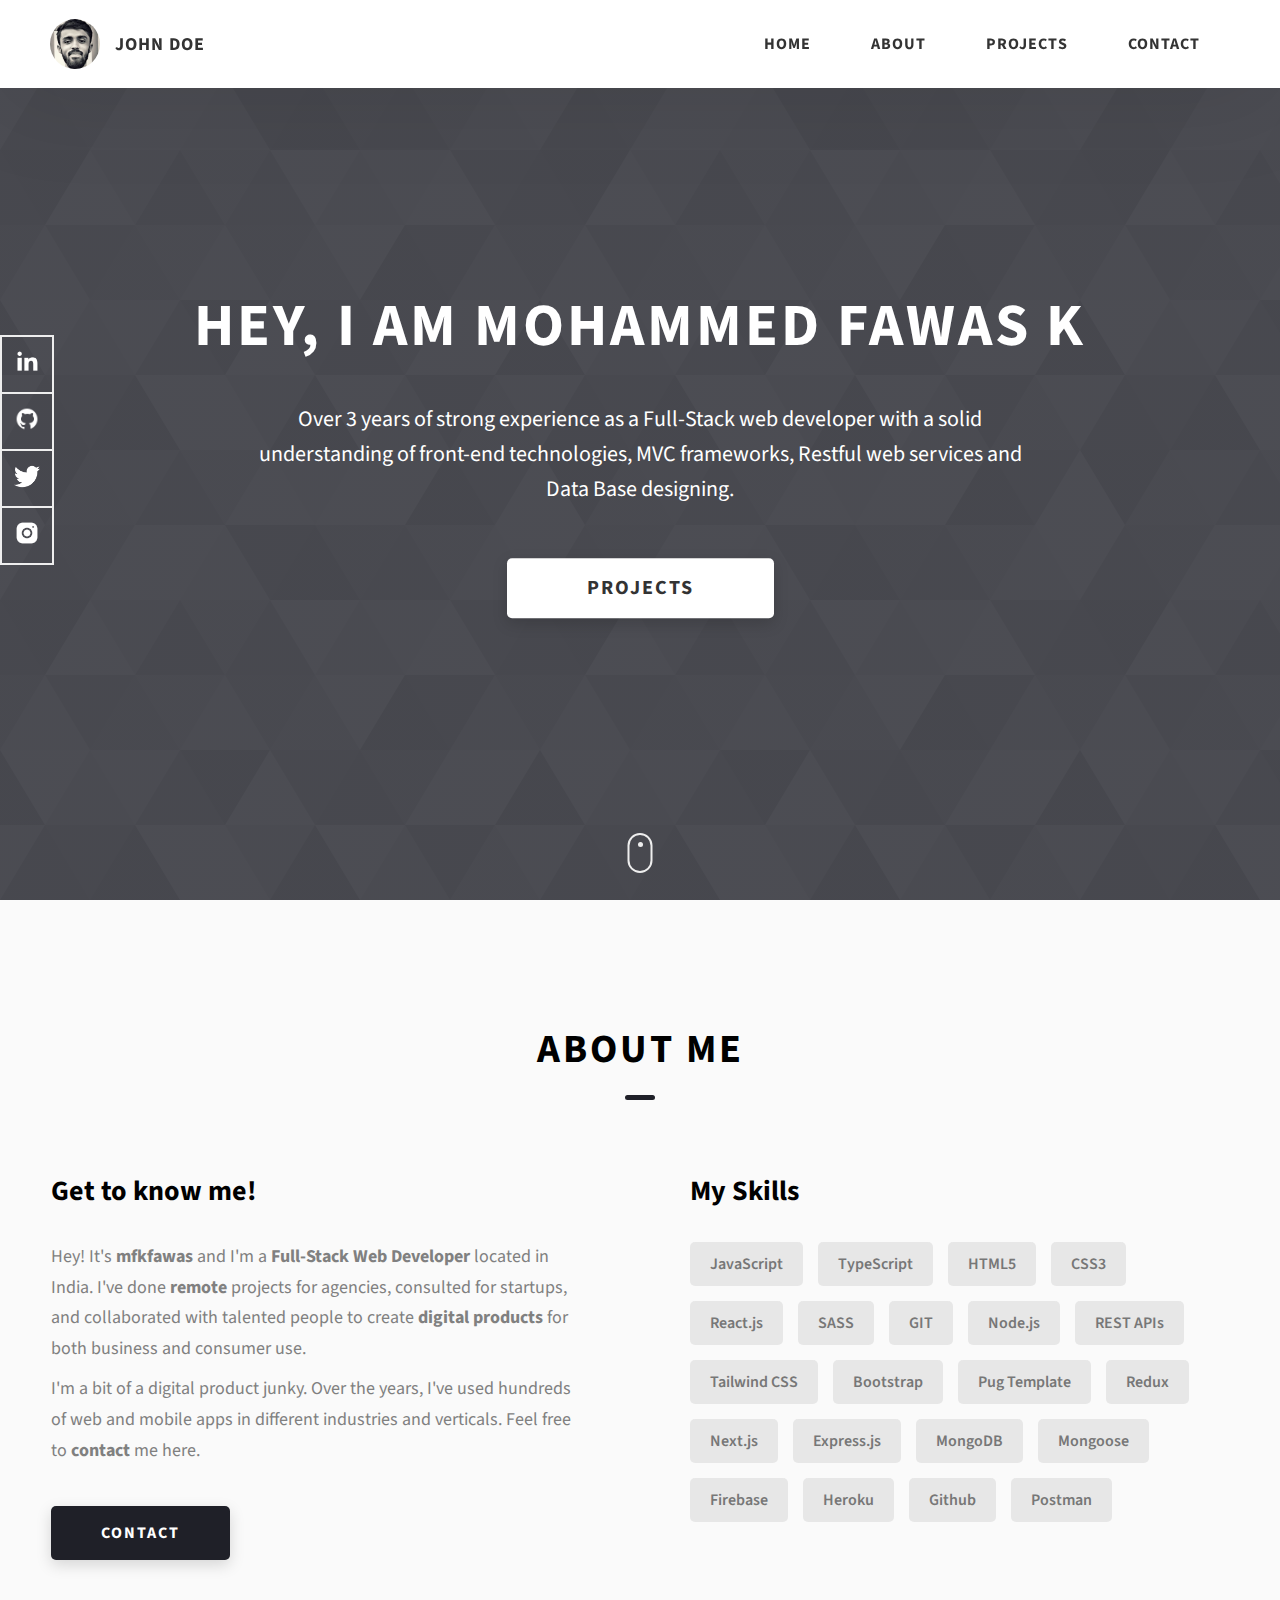
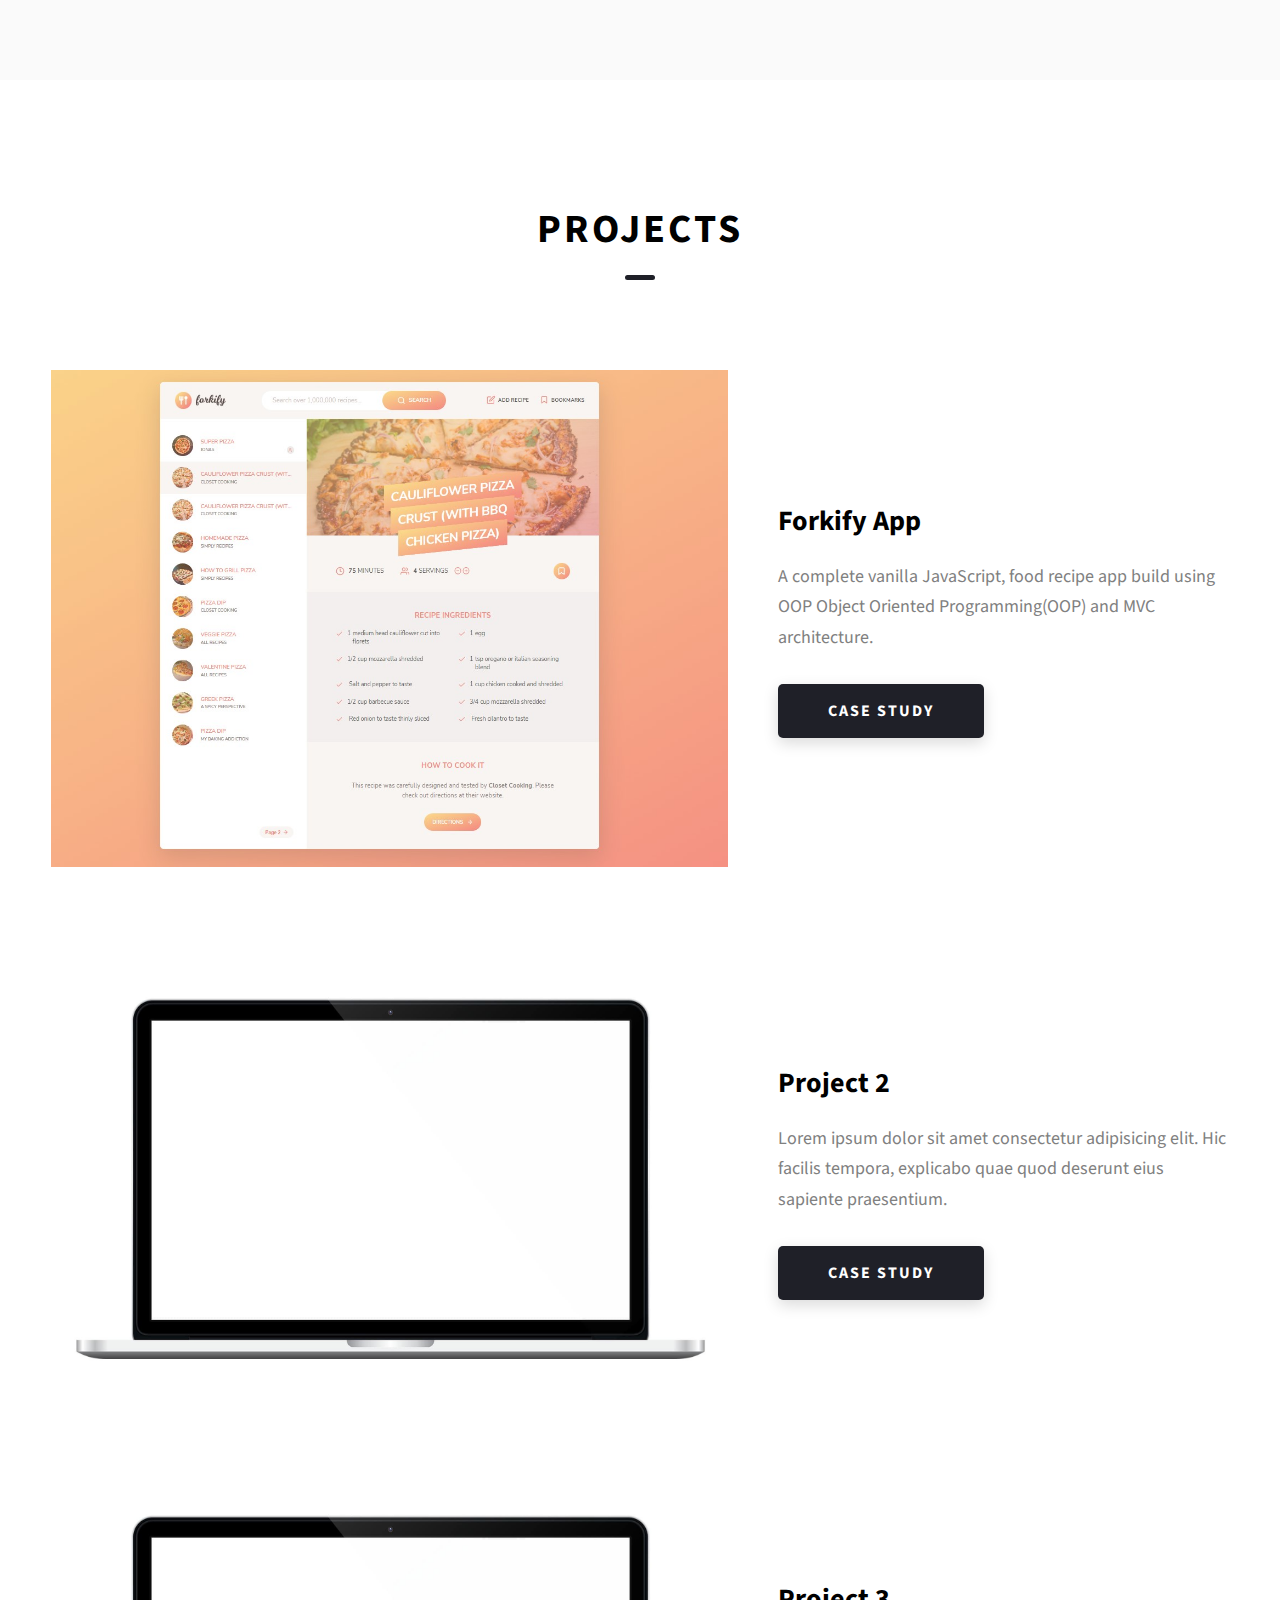
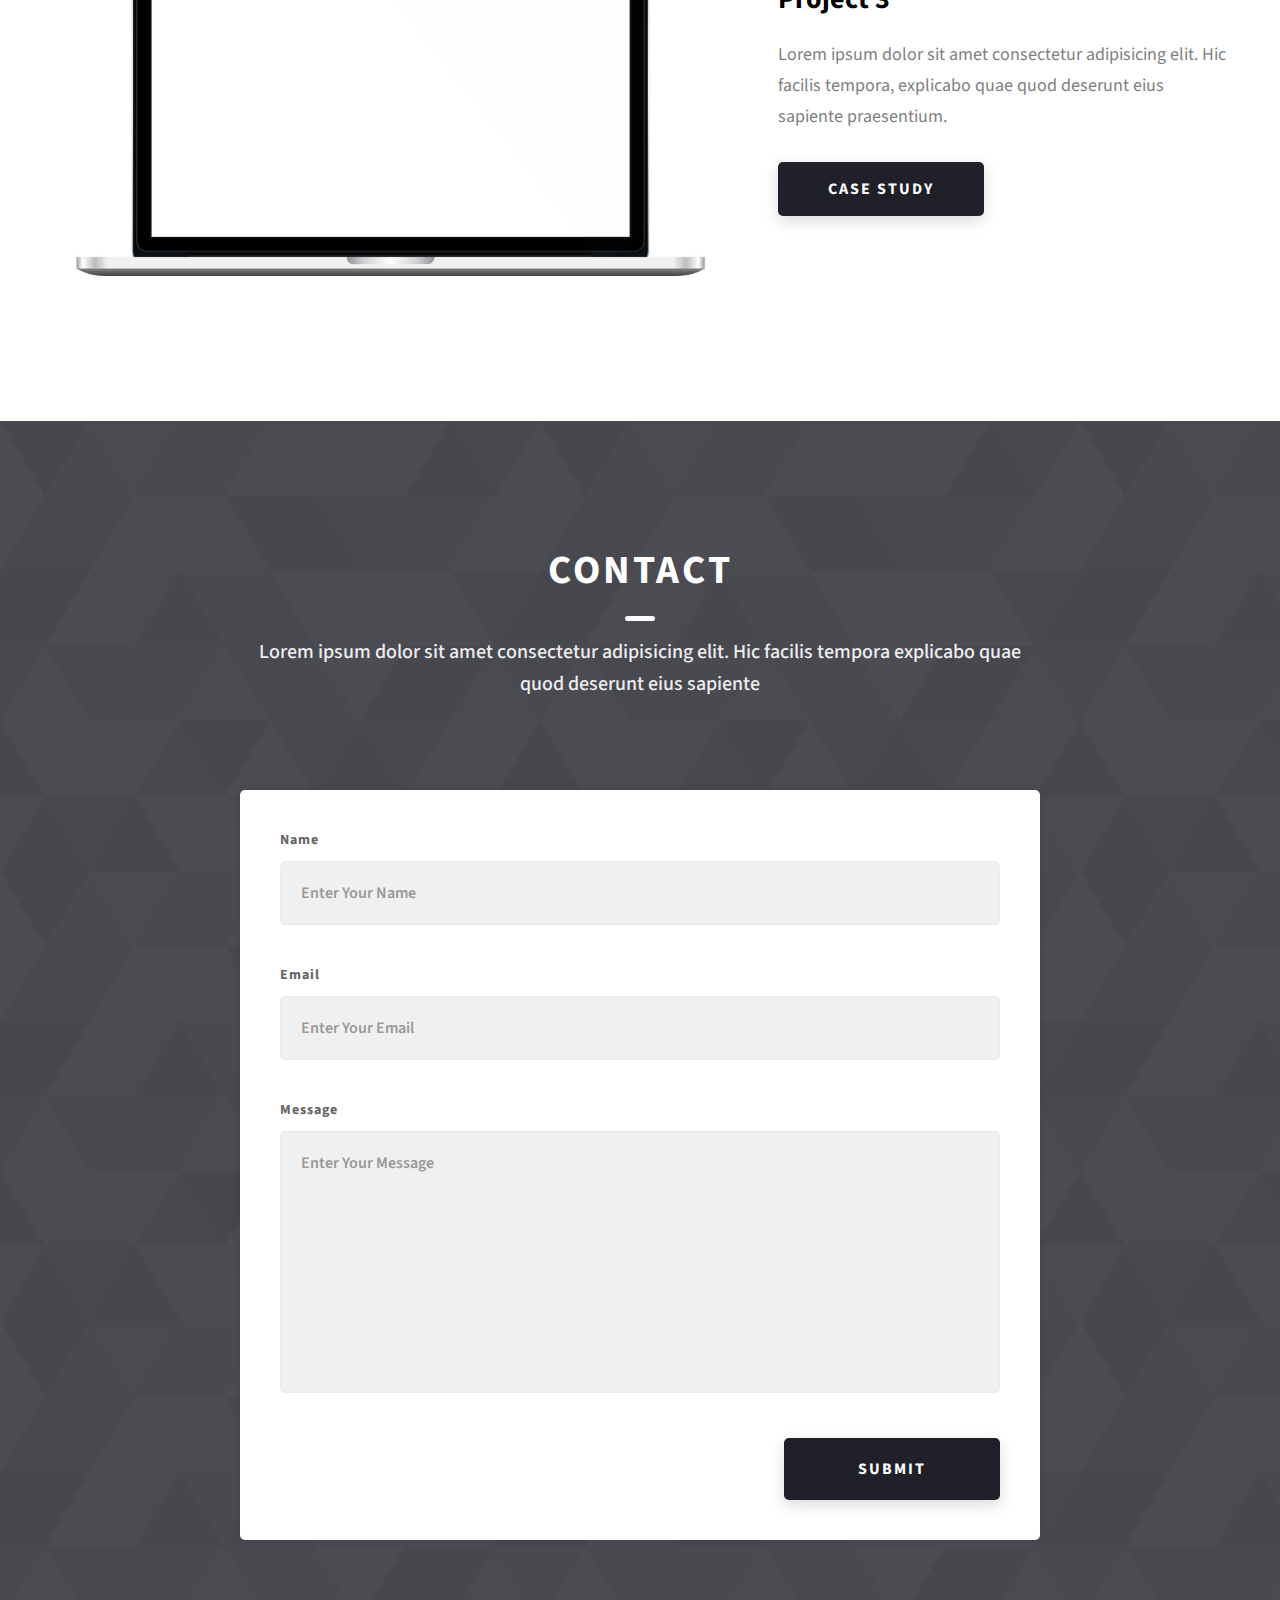
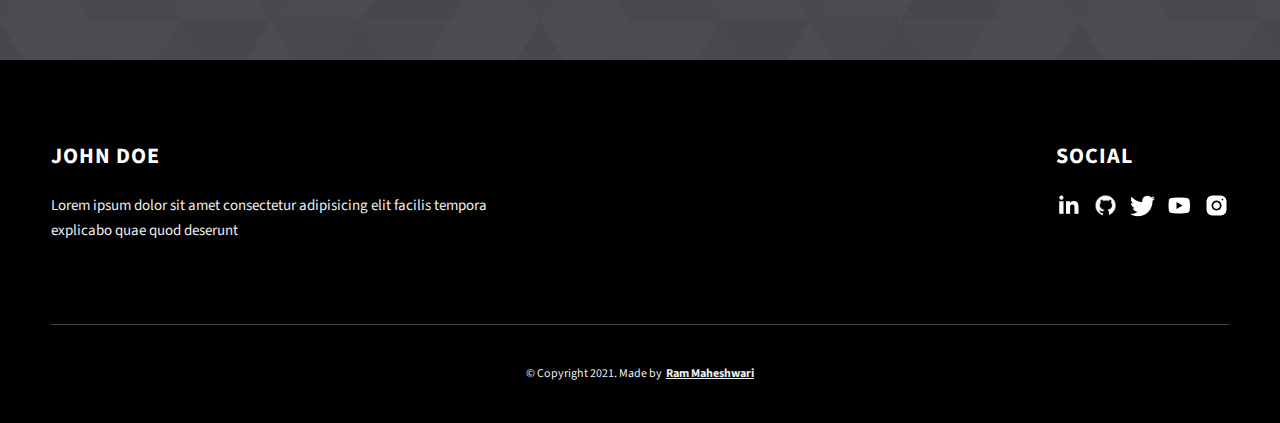
<file: index.html>
<!DOCTYPE html>
<html lang="en">
  <head>
    <meta charset="UTF-8" />
    <meta name="viewport" content="width=device-width, initial-scale=1.0" />
    <meta http-equiv="X-UA-Compatible" content="ie=edge" />
    <title>mfkfawas | Portfolio Site</title>
    <meta name="description" content="Portfolio Template for Developer" />

    <link rel="stylesheet" href="css/style.css" />

    <link rel="preconnect" href="https://fonts.googleapis.com" />
    <link rel="preconnect" href="https://fonts.gstatic.com" crossorigin />
    <link
      href="https://fonts.googleapis.com/css2?family=Source+Sans+Pro:wght@400;600;700;900&display=swap"
      rel="stylesheet"
    />
  </head>
  <body>
    <header class="header">
      <div class="header__content">
        <div class="header__logo-container">
          <div class="header__logo-img-cont">
            <img
              src="./assets/png/jonh-doe.jpg"
              alt="Ram Maheshwari Logo Image"
              class="header__logo-img"
            />
          </div>
          <span class="header__logo-sub">John Doe</span>
        </div>
        <div class="header__main">
          <ul class="header__links">
            <li class="header__link-wrapper">
              <a href="./index.html" class="header__link"> Home </a>
            </li>
            <li class="header__link-wrapper">
              <a href="./index.html#about" class="header__link">About </a>
            </li>
            <li class="header__link-wrapper">
              <a href="./index.html#projects" class="header__link"> Projects </a>
            </li>
            <li class="header__link-wrapper">
              <a href="./index.html#contact" class="header__link"> Contact </a>
            </li>
          </ul>
          <div class="header__main-ham-menu-cont">
            <img
              src="./assets/svg/ham-menu.svg"
              alt="hamburger menu"
              class="header__main-ham-menu"
            />
            <img
              src="./assets/svg/ham-menu-close.svg"
              alt="hamburger menu close"
              class="header__main-ham-menu-close d-none"
            />
          </div>
        </div>
      </div>
      <div class="header__sm-menu">
        <div class="header__sm-menu-content">
          <ul class="header__sm-menu-links">
            <li class="header__sm-menu-link">
              <a href="./index.html"> Home </a>
            </li>

            <li class="header__sm-menu-link">
              <a href="./index.html#about"> About </a>
            </li>

            <li class="header__sm-menu-link">
              <a href="./index.html#projects"> Projects </a>
            </li>

            <li class="header__sm-menu-link">
              <a href="./index.html#contact"> Contact </a>
            </li>
          </ul>
        </div>
      </div>
    </header>
    <section class="home-hero">
      <div class="home-hero__content">
        <h1 class="heading-primary">Hey, I am Mohammed Fawas K</h1>
        <div class="home-hero__info">
          <p class="text-primary">
            Over 3 years of strong experience as a Full-Stack web developer with a solid
            understanding of front-end technologies, MVC frameworks, Restful web services
            and Data Base designing.
          </p>
        </div>
        <div class="home-hero__cta">
          <a href="./#projects" class="btn btn--bg">Projects</a>
        </div>
      </div>
      <div class="home-hero__socials">
        <div class="home-hero__social">
          <a
            href="https://www.linkedin.com/in/mfkfawas"
            target="_blank"
            class="home-hero__social-icon-link"
          >
            <img
              src="./assets/png/linkedin-ico.png"
              alt="icon"
              class="home-hero__social-icon"
            />
          </a>
        </div>
        <div class="home-hero__social">
          <a
            href="https://github.com/mfkfawas"
            target="_blank"
            class="home-hero__social-icon-link"
          >
            <img
              src="./assets/png/github-ico.png"
              alt="icon"
              class="home-hero__social-icon"
            />
          </a>
        </div>
        <div class="home-hero__social">
          <a
            href="https://twitter.com/mfkfawas1"
            target="_blank"
            class="home-hero__social-icon-link"
          >
            <img
              src="./assets/png/twitter-ico.png"
              alt="icon"
              class="home-hero__social-icon"
            />
          </a>
        </div>
        <div class="home-hero__social">
          <a
            href="https://www.showwcase.com/mfkfawas"
            target="_blank"
            class="home-hero__social-icon-link home-hero__social-icon-link--bd-none"
          >
            <img
              src="./assets/png/insta-ico.png"
              alt="icon"
              class="home-hero__social-icon"
            />
          </a>
        </div>
      </div>
      <div class="home-hero__mouse-scroll-cont">
        <div class="mouse"></div>
      </div>
    </section>
    <section id="about" class="about sec-pad">
      <div class="main-container">
        <h2 class="heading heading-sec heading-sec__mb-med">
          <span class="heading-sec__main">About Me</span>
          <!-- <span class="heading-sec__sub">
            Lorem ipsum dolor sit amet consectetur adipisicing elit. Hic facilis tempora
            explicabo quae quod deserunt eius sapiente
          </span> -->
        </h2>
        <div class="about__content">
          <div class="about__content-main">
            <h3 class="about__content-title">Get to know me!</h3>
            <div class="about__content-details">
              <p class="about__content-details-para">
                Hey! It's
                <strong>mfkfawas</strong>
                and I'm a <strong> Full-Stack Web Developer </strong> located in India.
                I've done
                <strong> remote </strong>
                projects for agencies, consulted for startups, and collaborated with
                talented people to create
                <strong>digital products </strong>
                for both business and consumer use.
              </p>
              <p class="about__content-details-para">
                I'm a bit of a digital product junky. Over the years, I've used hundreds
                of web and mobile apps in different industries and verticals. Feel free to
                <strong>contact</strong> me here.
              </p>
            </div>
            <a href="./#contact" class="btn btn--med btn--theme dynamicBgClr">Contact</a>
          </div>
          <div class="about__content-skills">
            <h3 class="about__content-title">My Skills</h3>
            <div class="skills">
              <div class="skills__skill">JavaScript</div>
              <div class="skills__skill">TypeScript</div>
              <div class="skills__skill">HTML5</div>
              <div class="skills__skill">CSS3</div>
              <div class="skills__skill">React.js</div>
              <div class="skills__skill">SASS</div>
              <div class="skills__skill">GIT</div>
              <div class="skills__skill">Node.js</div>
              <div class="skills__skill">REST APIs</div>
              <div class="skills__skill">Tailwind CSS</div>
              <div class="skills__skill">Bootstrap</div>
              <div class="skills__skill">Pug Template</div>
              <div class="skills__skill">Redux</div>
              <div class="skills__skill">Next.js</div>
              <div class="skills__skill">Express.js</div>
              <div class="skills__skill">MongoDB</div>
              <div class="skills__skill">Mongoose</div>
              <div class="skills__skill">Firebase</div>
              <div class="skills__skill">Heroku</div>
              <div class="skills__skill">Github</div>
              <div class="skills__skill">Postman</div>
            </div>
          </div>
        </div>
      </div>
    </section>
    <section id="projects" class="projects sec-pad">
      <div class="main-container">
        <h2 class="heading heading-sec heading-sec__mb-bg">
          <span class="heading-sec__main">Projects</span>
          <!-- <span class="heading-sec__sub">
            Lorem ipsum dolor sit amet consectetur adipisicing elit. Hic facilis tempora
            explicabo quae quod deserunt eius sapiente
          </span> -->
        </h2>

        <div class="projects__content">
          <div class="projects__row">
            <div class="projects__row-img-cont">
              <img
                src="assets\jpeg\forkify-search.jpg"
                alt="Software Screenshot"
                class="projects__row-img"
                loading="lazy"
              />
            </div>
            <div class="projects__row-content">
              <h3 class="projects__row-content-title">Forkify App</h3>
              <p class="projects__row-content-desc">
                A complete vanilla JavaScript, food recipe app build using OOP Object
                Oriented Programming(OOP) and MVC architecture.
              </p>
              <a
                href="./project-1.html"
                class="btn btn--med btn--theme dynamicBgClr"
                target="_blank"
                >Case Study</a
              >
            </div>
          </div>
          <div class="projects__row">
            <div class="projects__row-img-cont">
              <img
                src="./assets/jpeg/project-mockup-example.jpeg"
                alt="Software Screenshot"
                class="projects__row-img"
                loading="lazy"
              />
            </div>
            <div class="projects__row-content">
              <h3 class="projects__row-content-title">Project 2</h3>
              <p class="projects__row-content-desc">
                Lorem ipsum dolor sit amet consectetur adipisicing elit. Hic facilis
                tempora, explicabo quae quod deserunt eius sapiente praesentium.
              </p>
              <a
                href="./project-2.html"
                class="btn btn--med btn--theme dynamicBgClr"
                target="_blank"
                >Case Study</a
              >
            </div>
          </div>
          <div class="projects__row">
            <div class="projects__row-img-cont">
              <img
                src="./assets/jpeg/project-mockup-example.jpeg"
                alt="Software Screenshot"
                class="projects__row-img"
                loading="lazy"
              />
            </div>
            <div class="projects__row-content">
              <h3 class="projects__row-content-title">Project 3</h3>
              <p class="projects__row-content-desc">
                Lorem ipsum dolor sit amet consectetur adipisicing elit. Hic facilis
                tempora, explicabo quae quod deserunt eius sapiente praesentium.
              </p>
              <a
                href="./project-3.html"
                class="btn btn--med btn--theme dynamicBgClr"
                target="_blank"
                >Case Study</a
              >
            </div>
          </div>
        </div>
      </div>
    </section>
    <section id="contact" class="contact sec-pad dynamicBg">
      <div class="main-container">
        <h2 class="heading heading-sec heading-sec__mb-med">
          <span class="heading-sec__main heading-sec__main--lt">Contact</span>
          <span class="heading-sec__sub heading-sec__sub--lt">
            Lorem ipsum dolor sit amet consectetur adipisicing elit. Hic facilis tempora
            explicabo quae quod deserunt eius sapiente
          </span>
        </h2>
        <div class="contact__form-container">
          <form action="#" class="contact__form">
            <div class="contact__form-field">
              <label class="contact__form-label" for="name">Name</label>
              <input
                required
                placeholder="Enter Your Name"
                type="text"
                class="contact__form-input"
                name="name"
                id="name"
              />
            </div>
            <div class="contact__form-field">
              <label class="contact__form-label" for="email">Email</label>
              <input
                required
                placeholder="Enter Your Email"
                type="text"
                class="contact__form-input"
                name="email"
                id="email"
              />
            </div>
            <div class="contact__form-field">
              <label class="contact__form-label" for="message">Message</label>
              <textarea
                required
                cols="30"
                rows="10"
                class="contact__form-input"
                placeholder="Enter Your Message"
                name="message"
                id="message"
              ></textarea>
            </div>
            <button type="submit" class="btn btn--theme contact__btn">Submit</button>
          </form>
        </div>
      </div>
    </section>
    <footer class="main-footer">
      <div class="main-container">
        <div class="main-footer__upper">
          <div class="main-footer__row main-footer__row-1">
            <h2 class="heading heading-sm main-footer__heading-sm">
              <span>Social</span>
            </h2>
            <div class="main-footer__social-cont">
              <a target="_blank" rel="noreferrer" href="#">
                <img
                  class="main-footer__icon"
                  src="./assets/png/linkedin-ico.png"
                  alt="icon"
                />
              </a>
              <a target="_blank" rel="noreferrer" href="#">
                <img
                  class="main-footer__icon"
                  src="./assets/png/github-ico.png"
                  alt="icon"
                />
              </a>
              <a target="_blank" rel="noreferrer" href="#">
                <img
                  class="main-footer__icon"
                  src="./assets/png/twitter-ico.png"
                  alt="icon"
                />
              </a>
              <a target="_blank" rel="noreferrer" href="#">
                <img class="main-footer__icon" src="./assets/png/yt-ico.png" alt="icon" />
              </a>
              <a target="_blank" rel="noreferrer" href="#">
                <img
                  class="main-footer__icon main-footer__icon--mr-none"
                  src="./assets/png/insta-ico.png"
                  alt="icon"
                />
              </a>
            </div>
          </div>
          <div class="main-footer__row main-footer__row-2">
            <h4 class="heading heading-sm text-lt">John Doe</h4>
            <p class="main-footer__short-desc">
              Lorem ipsum dolor sit amet consectetur adipisicing elit facilis tempora
              explicabo quae quod deserunt
            </p>
          </div>
        </div>

        <!-- If you give me some credit or shoutout here by linking to my website, then it will be a big thing for me and will help me a lot :) -->
        <div class="main-footer__lower">
          &copy; Copyright 2021. Made by
          <a rel="noreferrer" target="_blank" href="https://rammaheshwari.com"
            >Ram Maheshwari</a
          >
        </div>
      </div>
    </footer>

    <script src="./index.js"></script>
  </body>
</html>
</file>
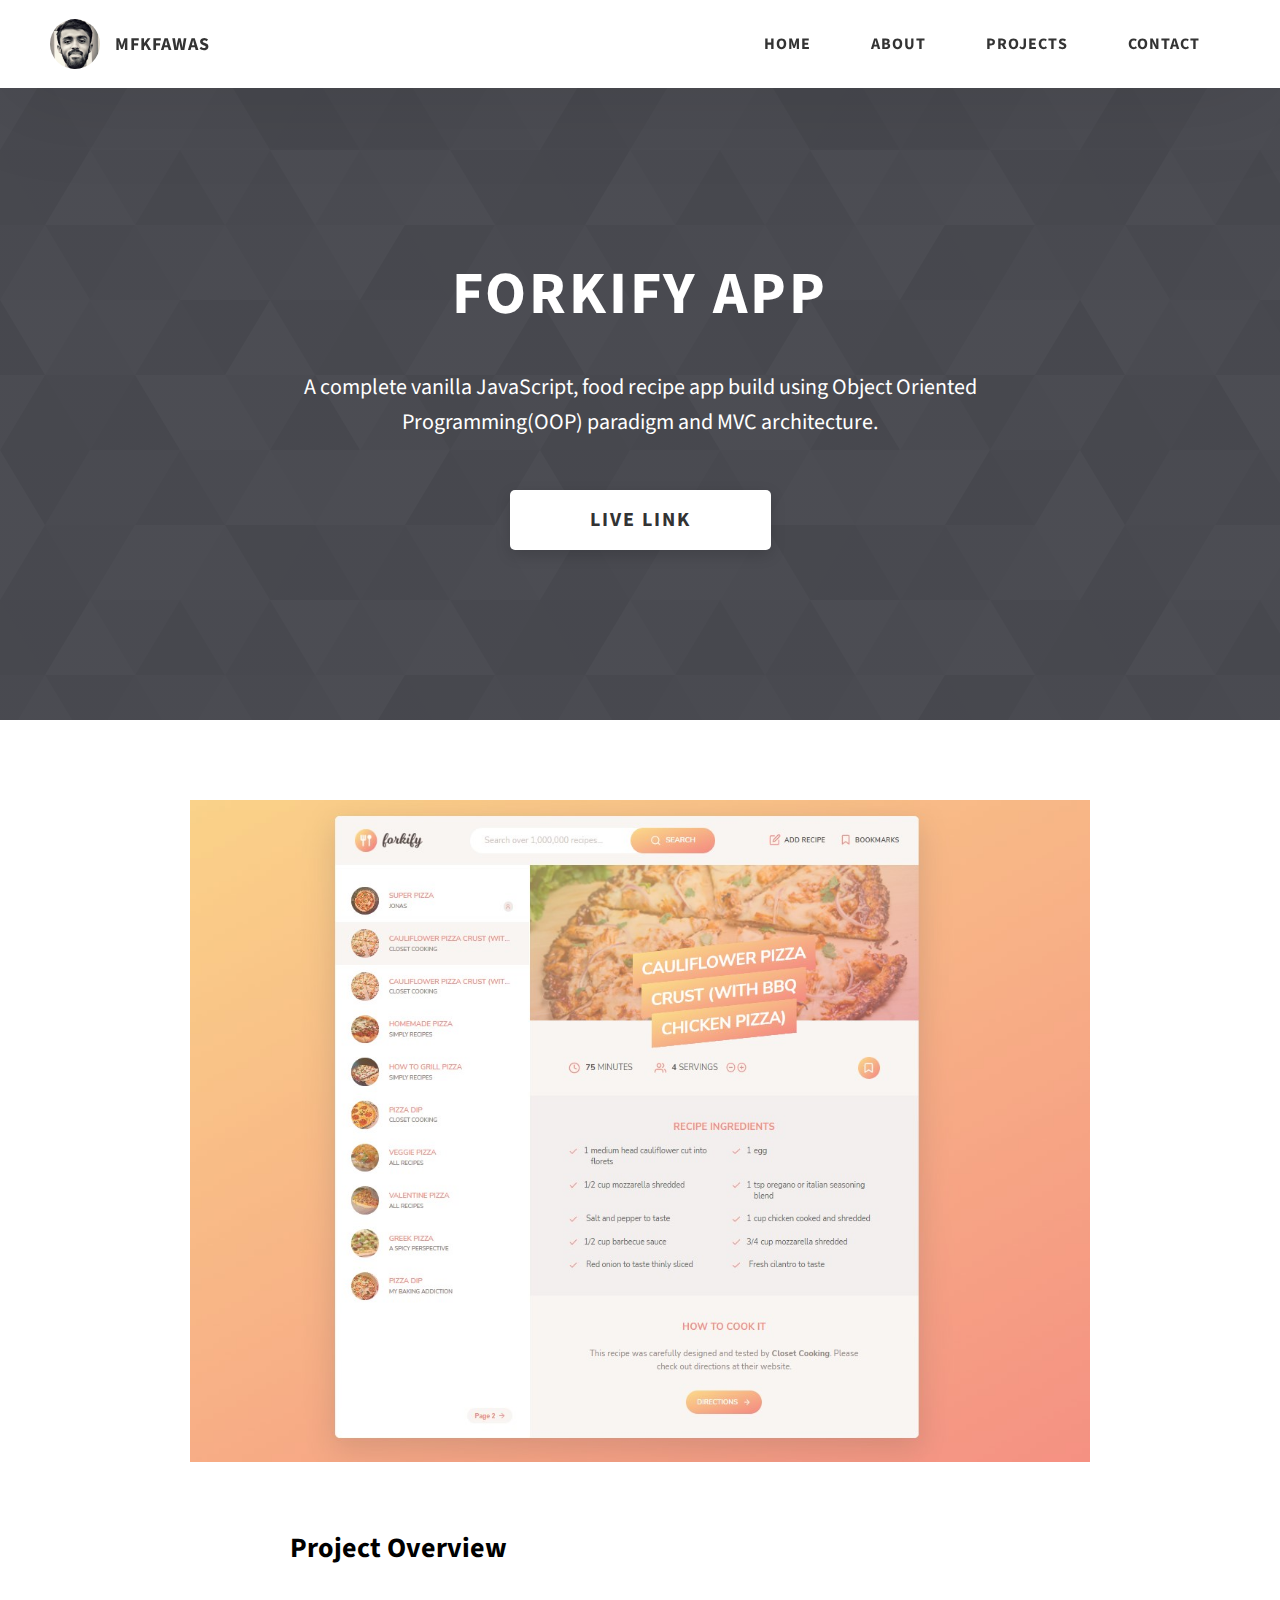
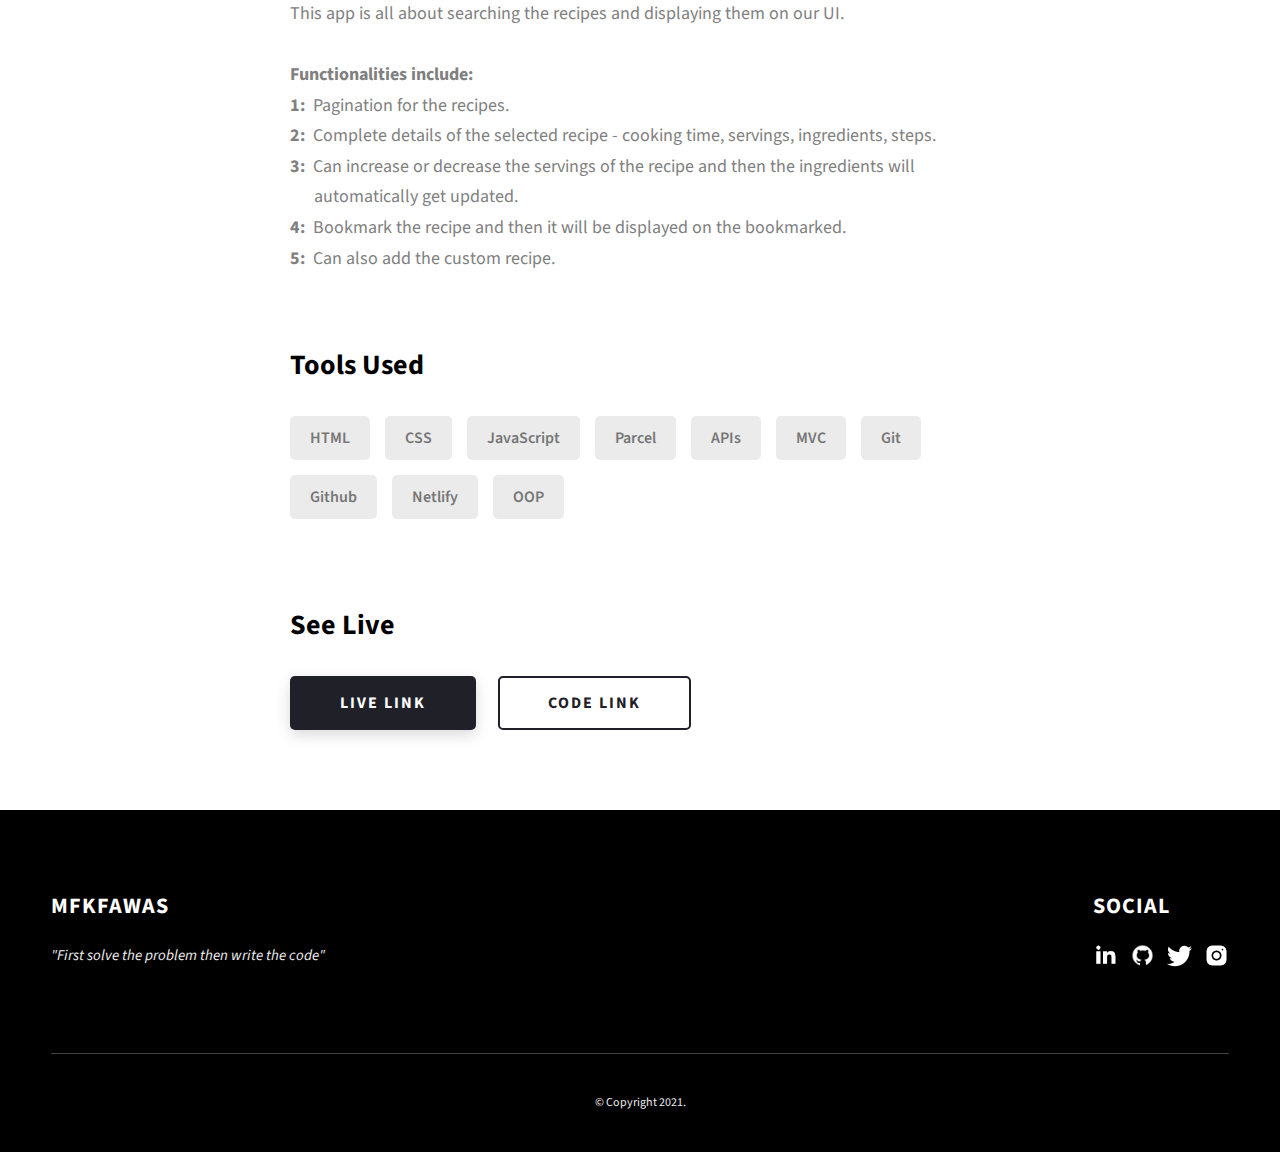
<file: project-1.html>
<!DOCTYPE html>
<html lang="en">
  <head>
    <meta charset="UTF-8" />
    <meta name="viewport" content="width=device-width, initial-scale=1.0" />
    <meta http-equiv="X-UA-Compatible" content="ie=edge" />
    <title>Case Study of Forkify App</title>
    <meta name="description" content="Case study page of Project" />

    <link rel="stylesheet" href="css/style.css" />

    <link rel="preconnect" href="https://fonts.googleapis.com" />
    <link rel="preconnect" href="https://fonts.gstatic.com" crossorigin />
    <link
      href="https://fonts.googleapis.com/css2?family=Source+Sans+Pro:wght@400;600;700;900&display=swap"
      rel="stylesheet"
    />
  </head>
  <body>
    <header class="header">
      <div class="header__content">
        <div class="header__logo-container">
          <div class="header__logo-img-cont">
            <img
              src="./assets/png/jonh-doe.jpg"
              alt="Ram Maheshwari Logo Image"
              class="header__logo-img"
            />
          </div>
          <span class="header__logo-sub">mfkfawas</span>
        </div>
        <div class="header__main">
          <ul class="header__links">
            <li class="header__link-wrapper">
              <a href="./index.html" class="header__link"> Home </a>
            </li>
            <li class="header__link-wrapper">
              <a href="./index.html#about" class="header__link">About </a>
            </li>
            <li class="header__link-wrapper">
              <a href="./index.html#projects" class="header__link"> Projects </a>
            </li>
            <li class="header__link-wrapper">
              <a href="./index.html#contact" class="header__link"> Contact </a>
            </li>
          </ul>
          <div class="header__main-ham-menu-cont">
            <img
              src="./assets/svg/ham-menu.svg"
              alt="hamburger menu"
              class="header__main-ham-menu"
            />
            <img
              src="./assets/svg/ham-menu-close.svg"
              alt="hamburger menu close"
              class="header__main-ham-menu-close d-none"
            />
          </div>
        </div>
      </div>
      <div class="header__sm-menu">
        <div class="header__sm-menu-content">
          <ul class="header__sm-menu-links">
            <li class="header__sm-menu-link">
              <a href="./index.html"> Home </a>
            </li>

            <li class="header__sm-menu-link">
              <a href="./index.html#about"> About </a>
            </li>

            <li class="header__sm-menu-link">
              <a href="./index.html#projects"> Projects </a>
            </li>

            <li class="header__sm-menu-link">
              <a href="./index.html#contact"> Contact </a>
            </li>
          </ul>
        </div>
      </div>
    </header>
    <section class="project-cs-hero">
      <div class="project-cs-hero__content">
        <h1 class="heading-primary">Forkify App</h1>
        <div class="project-cs-hero__info">
          <p class="text-primary">
            A complete vanilla JavaScript, food recipe app build using Object Oriented
            Programming(OOP) paradigm and MVC architecture.
          </p>
        </div>
        <div class="project-cs-hero__cta">
          <a
            href="https://forkify-recipe-mfkfawas.netlify.app/"
            class="btn btn--bg"
            target="_blank"
            >Live Link</a
          >
        </div>
      </div>
    </section>
    <section class="project-details">
      <div class="main-container">
        <div class="project-details__content">
          <div class="project-details__showcase-img-cont">
            <img
              src="assets\jpeg\forkify-search.jpg"
              alt="Project Image"
              class="project-details__showcase-img"
            />
          </div>
          <div class="project-details__content-main">
            <div class="project-details__desc">
              <h3 class="project-details__content-title">Project Overview</h3>
              <p class="project-details__desc-para">
                This app is all about searching the recipes and displaying them on our UI.
                <br />
                <br /><strong> Functionalities include: </strong> <br /><strong
                  >1:&nbsp;</strong
                >
                Pagination for the recipes.
                <br /><strong>2:&nbsp;</strong>
                Complete details of the selected recipe - cooking time, servings,
                ingredients, steps.

                <br /><strong>3:&nbsp;</strong>
                Can increase or decrease the servings of the recipe and then the
                ingredients will &nbsp;&nbsp;&nbsp;&nbsp;&nbsp;&nbsp;automatically get
                updated.

                <br /><strong>4:&nbsp;</strong>
                Bookmark the recipe and then it will be displayed on the bookmarked.

                <br /><strong>5:&nbsp;</strong>
                Can also add the custom recipe.
              </p>
            </div>
            <div class="project-details__tools-used">
              <h3 class="project-details__content-title">Tools Used</h3>
              <div class="skills">
                <div class="skills__skill">HTML</div>
                <div class="skills__skill">CSS</div>
                <div class="skills__skill">JavaScript</div>
                <div class="skills__skill">Parcel</div>
                <div class="skills__skill">APIs</div>
                <div class="skills__skill">MVC</div>
                <div class="skills__skill">Git</div>
                <div class="skills__skill">Github</div>
                <div class="skills__skill">Netlify</div>
                <div class="skills__skill">OOP</div>
              </div>
            </div>
            <div class="project-details__links">
              <h3 class="project-details__content-title">See Live</h3>
              <a
                href="https://forkify-recipe-mfkfawas.netlify.app/"
                class="btn btn--med btn--theme project-details__links-btn"
                target="_blank"
                >Live Link</a
              >
              <a
                href="https://github.com/mfkfawas/forkify-recipe"
                class="btn btn--med btn--theme-inv project-details__links-btn"
                target="_blank"
                >Code Link</a
              >
            </div>
          </div>
        </div>
      </div>
    </section>
    <footer class="main-footer">
      <div class="main-container">
        <div class="main-footer__upper">
          <div class="main-footer__row main-footer__row-1">
            <h2 class="heading heading-sm main-footer__heading-sm">
              <span>Social</span>
            </h2>
            <div class="main-footer__social-cont">
              <a
                target="_blank"
                rel="noreferrer"
                href="https://www.linkedin.com/in/mfkfawas"
              >
                <img
                  class="main-footer__icon"
                  src="./assets/png/linkedin-ico.png"
                  alt="icon"
                />
              </a>
              <a target="_blank" rel="noreferrer" href="https://github.com/mfkfawas">
                <img
                  class="main-footer__icon"
                  src="./assets/png/github-ico.png"
                  alt="icon"
                />
              </a>
              <a target="_blank" rel="noreferrer" href="https://twitter.com/mfkfawas1">
                <img
                  class="main-footer__icon"
                  src="./assets/png/twitter-ico.png"
                  alt="icon"
                />
              </a>
              <a
                target="_blank"
                rel="noreferrer"
                href="https://www.showwcase.com/mfkfawas"
              >
                <img
                  class="main-footer__icon main-footer__icon--mr-none"
                  src="./assets/png/insta-ico.png"
                  alt="icon"
                />
              </a>
            </div>
          </div>
          <div class="main-footer__row main-footer__row-2">
            <h4 class="heading heading-sm text-lt">mfkfawas</h4>
            <p class="main-footer__short-desc">
              <i> "First solve the problem then write the code" </i>
              <br />
              <!-- <span>&nbsp;-&nbsp; John Johnson</span> -->
            </p>
          </div>
        </div>

        <div class="main-footer__lower">&copy; Copyright 2021.</div>
      </div>
    </footer>
    <script src="./index.js"></script>
  </body>
</html>
</file>
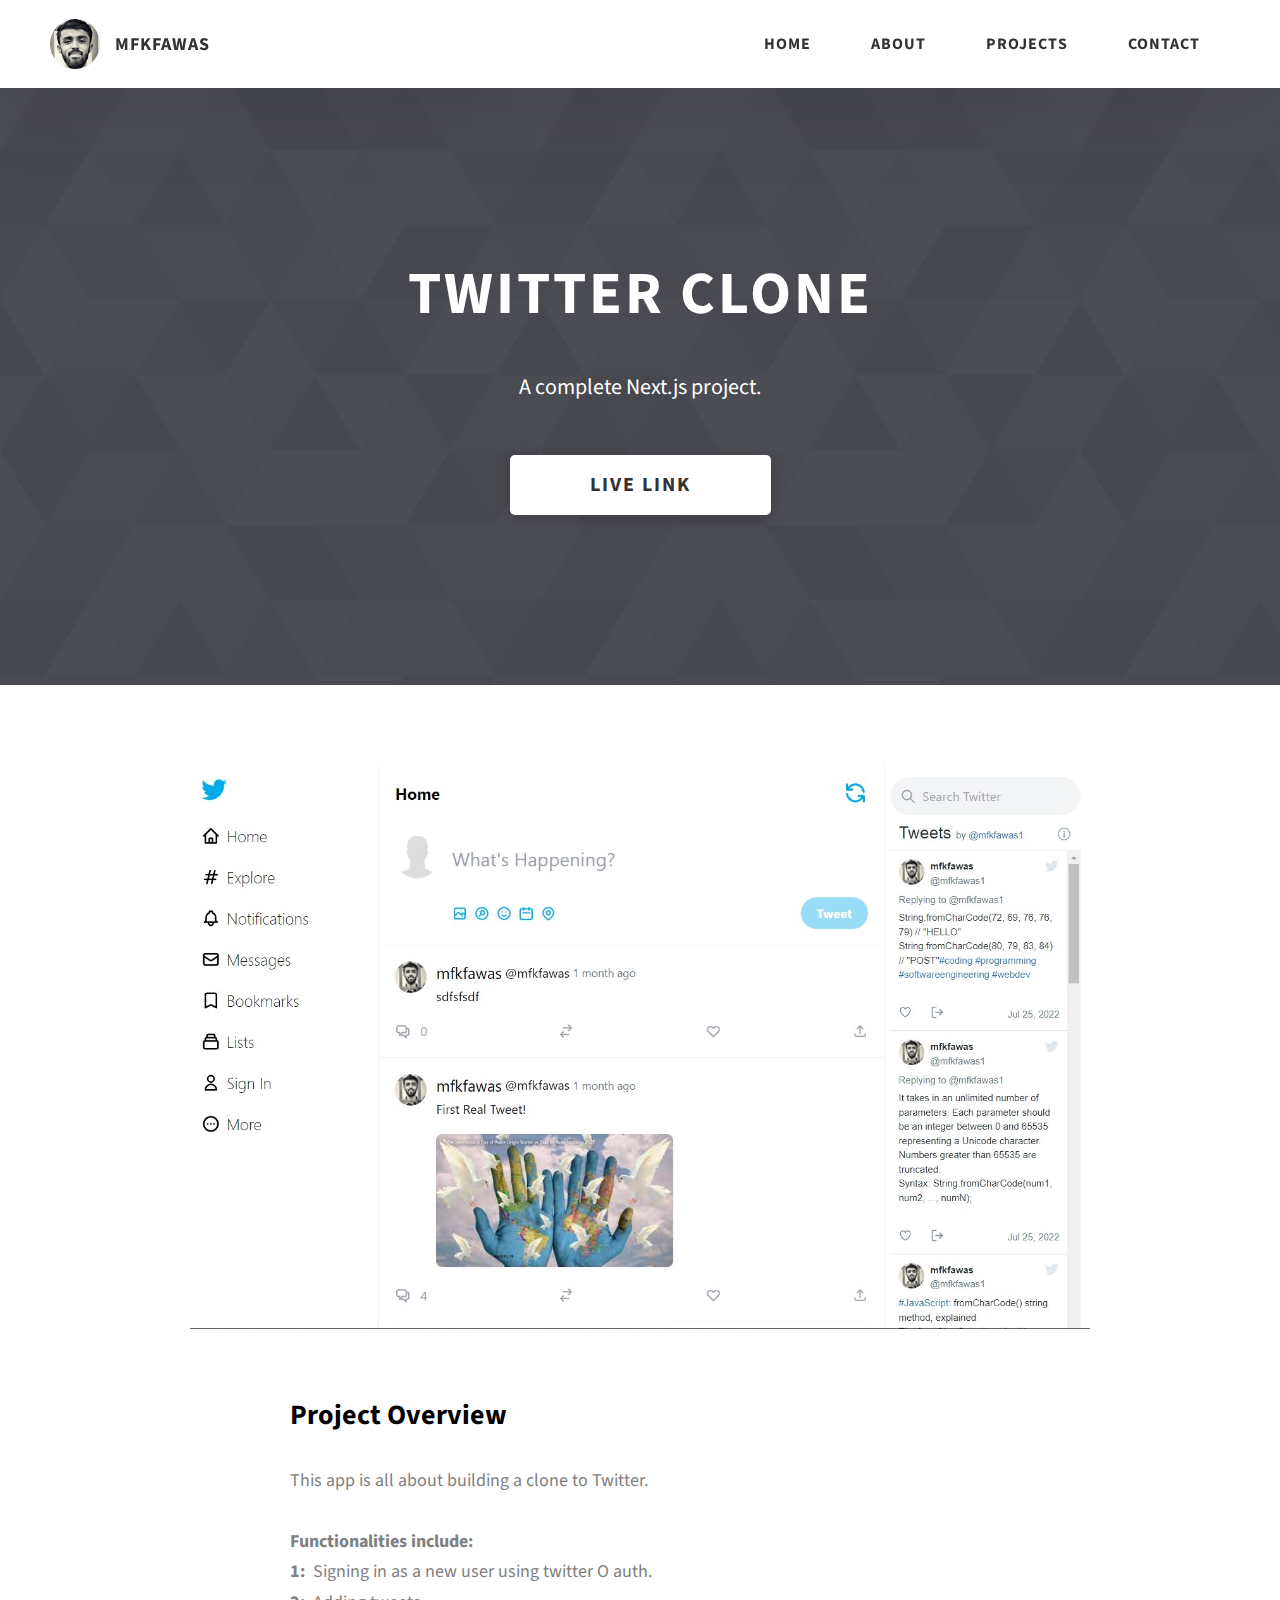
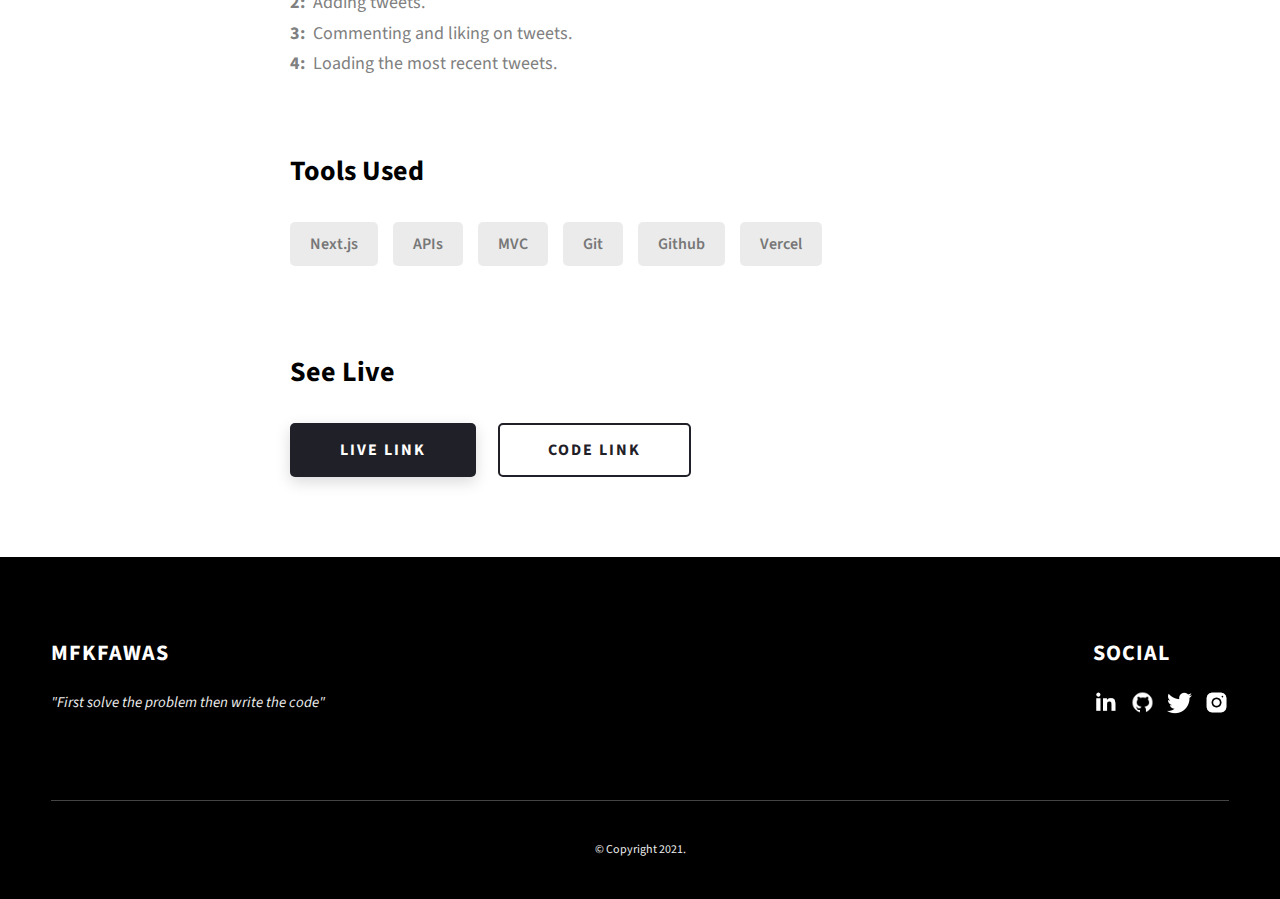
<file: project-2.html>
<!DOCTYPE html>
<html lang="en">
  <head>
    <meta charset="UTF-8" />
    <meta name="viewport" content="width=device-width, initial-scale=1.0" />
    <meta http-equiv="X-UA-Compatible" content="ie=edge" />
    <title>Case Study of Twitter-clone</title>
    <meta name="description" content="Case study page of Project" />

    <link rel="stylesheet" href="css/style.css" />

    <link rel="preconnect" href="https://fonts.googleapis.com" />
    <link rel="preconnect" href="https://fonts.gstatic.com" crossorigin />
    <link
      href="https://fonts.googleapis.com/css2?family=Source+Sans+Pro:wght@400;600;700;900&display=swap"
      rel="stylesheet"
    />
  </head>
  <body>
    <header class="header">
      <div class="header__content">
        <div class="header__logo-container">
          <div class="header__logo-img-cont">
            <img
              src="./assets/png/jonh-doe.jpg"
              alt="Ram Maheshwari Logo Image"
              class="header__logo-img"
            />
          </div>
          <span class="header__logo-sub">mfkfawas</span>
        </div>
        <div class="header__main">
          <ul class="header__links">
            <li class="header__link-wrapper">
              <a href="./index.html" class="header__link"> Home </a>
            </li>
            <li class="header__link-wrapper">
              <a href="./index.html#about" class="header__link">About </a>
            </li>
            <li class="header__link-wrapper">
              <a href="./index.html#projects" class="header__link"> Projects </a>
            </li>
            <li class="header__link-wrapper">
              <a href="./index.html#contact" class="header__link"> Contact </a>
            </li>
          </ul>
          <div class="header__main-ham-menu-cont">
            <img
              src="./assets/svg/ham-menu.svg"
              alt="hamburger menu"
              class="header__main-ham-menu"
            />
            <img
              src="./assets/svg/ham-menu-close.svg"
              alt="hamburger menu close"
              class="header__main-ham-menu-close d-none"
            />
          </div>
        </div>
      </div>
      <div class="header__sm-menu">
        <div class="header__sm-menu-content">
          <ul class="header__sm-menu-links">
            <li class="header__sm-menu-link">
              <a href="./index.html"> Home </a>
            </li>

            <li class="header__sm-menu-link">
              <a href="./index.html#about"> About </a>
            </li>

            <li class="header__sm-menu-link">
              <a href="./index.html#projects"> Projects </a>
            </li>

            <li class="header__sm-menu-link">
              <a href="./index.html#contact"> Contact </a>
            </li>
          </ul>
        </div>
      </div>
    </header>
    <section class="project-cs-hero">
      <div class="project-cs-hero__content">
        <h1 class="heading-primary">Twitter Clone</h1>
        <div class="project-cs-hero__info">
          <p class="text-primary">A complete Next.js project.</p>
        </div>
        <div class="project-cs-hero__cta">
          <a
            href="https://forkify-recipe-mfkfawas.netlify.app/"
            class="btn btn--bg"
            target="_blank"
            >Live Link</a
          >
        </div>
      </div>
    </section>
    <section class="project-details">
      <div class="main-container">
        <div class="project-details__content">
          <div class="project-details__showcase-img-cont">
            <img
              src="assets\jpeg\twitter-clone.jpg"
              alt="Project Image"
              class="project-details__showcase-img"
            />
          </div>
          <div class="project-details__content-main">
            <div class="project-details__desc">
              <h3 class="project-details__content-title">Project Overview</h3>
              <p class="project-details__desc-para">
                This app is all about building a clone to Twitter.
                <br />
                <br /><strong>Functionalities include:</strong> <br /><strong
                  >1:&nbsp;</strong
                >
                Signing in as a new user using twitter O auth.
                <br /><strong>2:&nbsp;</strong>
                Adding tweets.

                <br /><strong>3:&nbsp;</strong>
                Commenting and liking on tweets.

                <br /><strong>4:&nbsp;</strong>
                Loading the most recent tweets.

                <!-- <br /><strong>5:&nbsp;</strong>
                Can also add the custom recipe. -->
              </p>
            </div>
            <div class="project-details__tools-used">
              <h3 class="project-details__content-title">Tools Used</h3>
              <div class="skills">
                <div class="skills__skill">Next.js</div>
                <div class="skills__skill">APIs</div>
                <div class="skills__skill">MVC</div>
                <div class="skills__skill">Git</div>
                <div class="skills__skill">Github</div>
                <div class="skills__skill">Vercel</div>
                <!-- <div class="skills__skill">OOP</div> -->
              </div>
            </div>
            <div class="project-details__links">
              <h3 class="project-details__content-title">See Live</h3>
              <a
                href="https://twitter-clone-beta-one.vercel.app/"
                class="btn btn--med btn--theme project-details__links-btn"
                target="_blank"
                >Live Link</a
              >
              <a
                href="https://github.com/mfkfawas/twitter-clone"
                class="btn btn--med btn--theme-inv project-details__links-btn"
                target="_blank"
                >Code Link</a
              >
            </div>
          </div>
        </div>
      </div>
    </section>
    <footer class="main-footer">
      <div class="main-container">
        <div class="main-footer__upper">
          <div class="main-footer__row main-footer__row-1">
            <h2 class="heading heading-sm main-footer__heading-sm">
              <span>Social</span>
            </h2>
            <div class="main-footer__social-cont">
              <a
                target="_blank"
                rel="noreferrer"
                href="https://www.linkedin.com/in/mfkfawas"
              >
                <img
                  class="main-footer__icon"
                  src="./assets/png/linkedin-ico.png"
                  alt="icon"
                />
              </a>
              <a target="_blank" rel="noreferrer" href="https://github.com/mfkfawas">
                <img
                  class="main-footer__icon"
                  src="./assets/png/github-ico.png"
                  alt="icon"
                />
              </a>
              <a target="_blank" rel="noreferrer" href="https://twitter.com/mfkfawas1">
                <img
                  class="main-footer__icon"
                  src="./assets/png/twitter-ico.png"
                  alt="icon"
                />
              </a>
              <a
                target="_blank"
                rel="noreferrer"
                href="https://www.showwcase.com/mfkfawas"
              >
                <img
                  class="main-footer__icon main-footer__icon--mr-none"
                  src="./assets/png/insta-ico.png"
                  alt="icon"
                />
              </a>
            </div>
          </div>
          <div class="main-footer__row main-footer__row-2">
            <h4 class="heading heading-sm text-lt">mfkfawas</h4>
            <p class="main-footer__short-desc">
              <i> "First solve the problem then write the code" </i>
              <br />
              <!-- <span>&nbsp;-&nbsp; John Johnson</span> -->
            </p>
          </div>
        </div>

        <div class="main-footer__lower">&copy; Copyright 2021.</div>
      </div>
    </footer>
    <script src="./index.js"></script>
  </body>
</html>
</file>
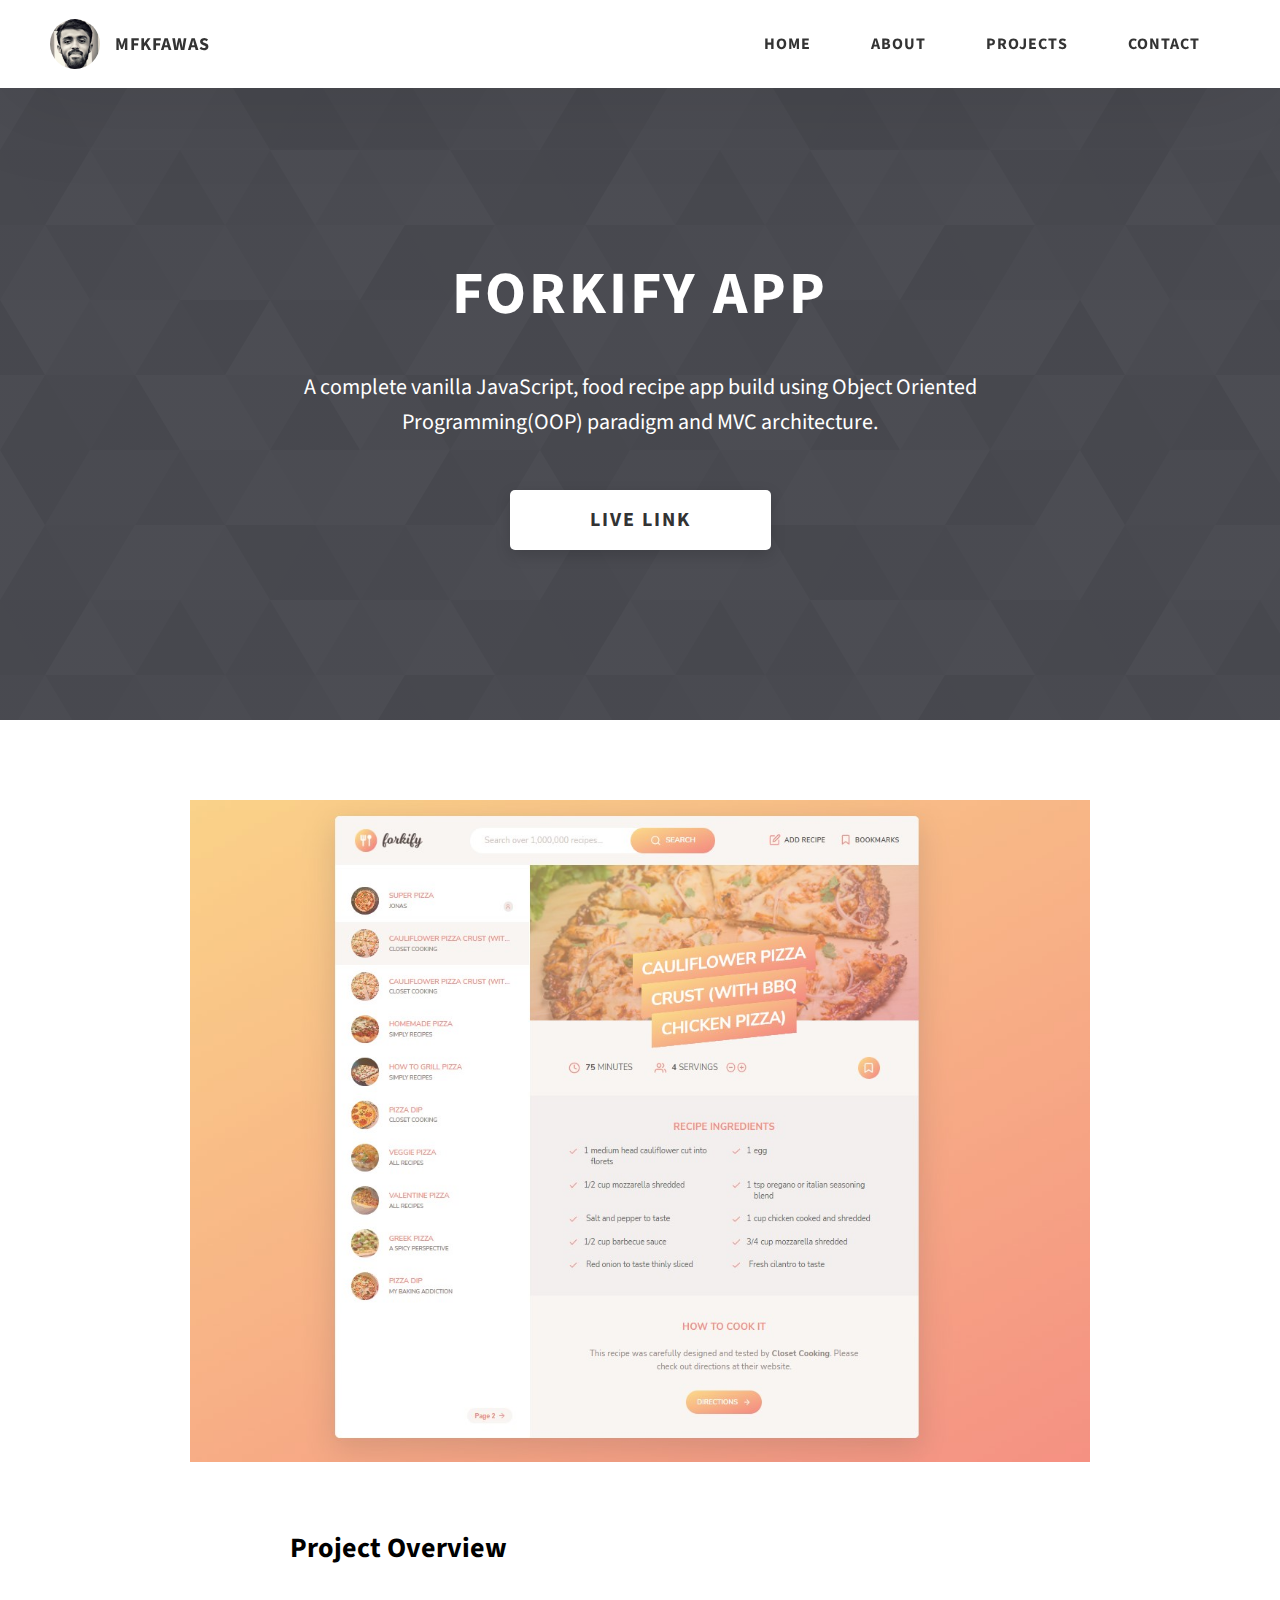
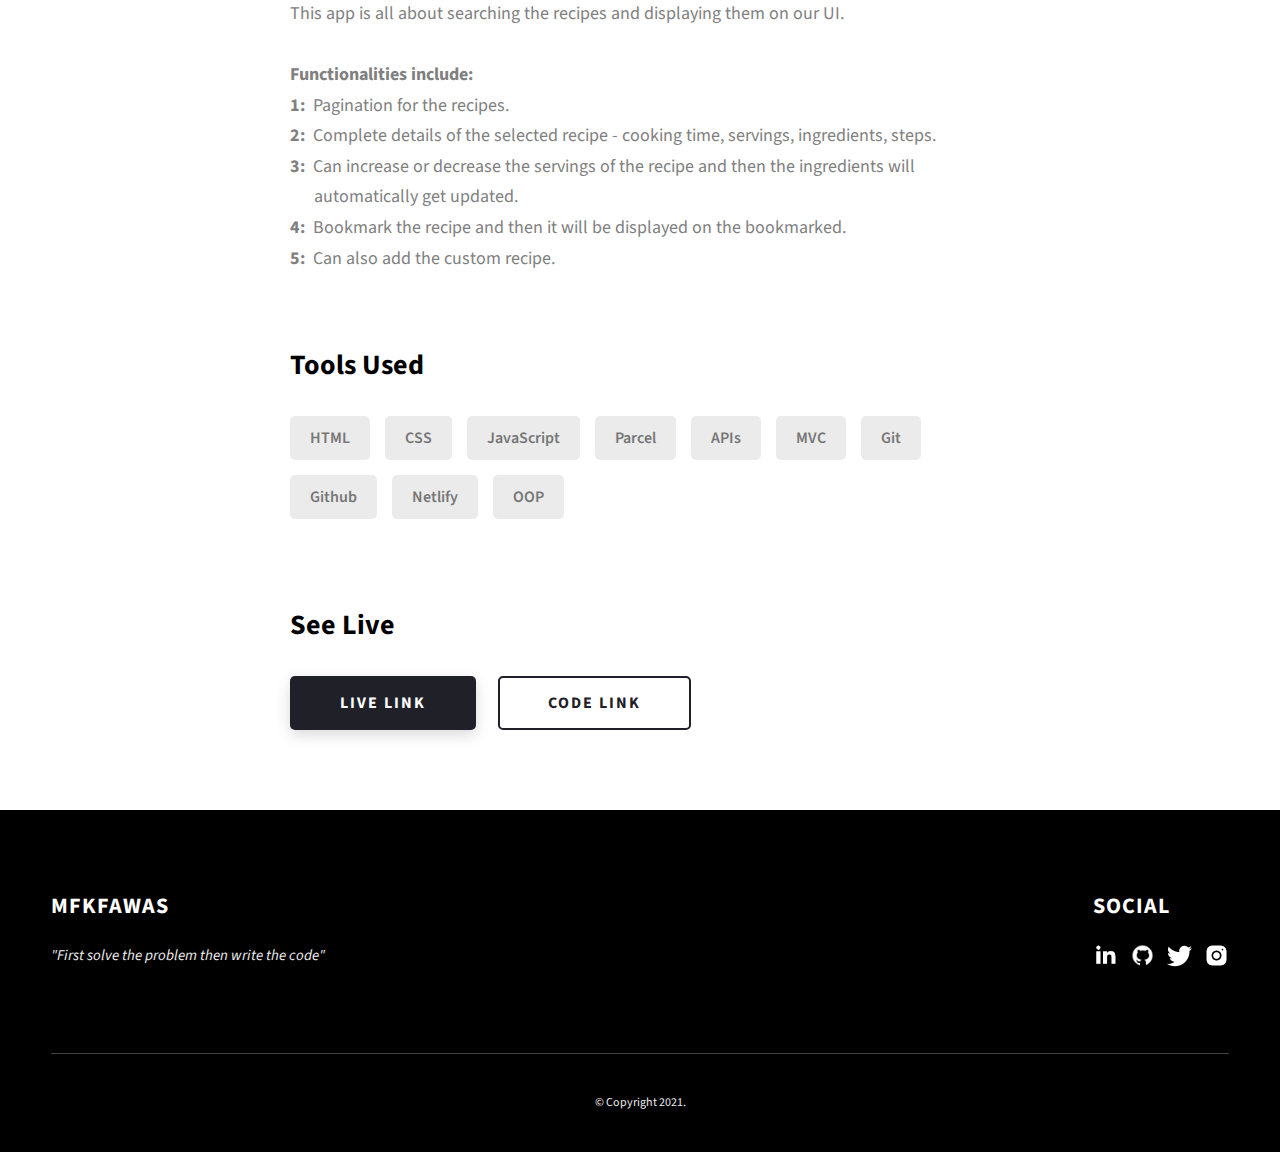
<file: project-3.html>
<!DOCTYPE html>
<html lang="en">
  <head>
    <meta charset="UTF-8" />
    <meta name="viewport" content="width=device-width, initial-scale=1.0" />
    <meta http-equiv="X-UA-Compatible" content="ie=edge" />
    <title>Case Study of Project 1</title>
    <meta name="description" content="Case study page of Project" />

    <link rel="stylesheet" href="css/style.css" />

    <link rel="preconnect" href="https://fonts.googleapis.com" />
    <link rel="preconnect" href="https://fonts.gstatic.com" crossorigin />
    <link
      href="https://fonts.googleapis.com/css2?family=Source+Sans+Pro:wght@400;600;700;900&display=swap"
      rel="stylesheet"
    />
  </head>
  <body>
    <header class="header">
      <div class="header__content">
        <div class="header__logo-container">
          <div class="header__logo-img-cont">
            <img
              src="./assets/png/jonh-doe.jpg"
              alt="Ram Maheshwari Logo Image"
              class="header__logo-img"
            />
          </div>
          <span class="header__logo-sub">mfkfawas</span>
        </div>
        <div class="header__main">
          <ul class="header__links">
            <li class="header__link-wrapper">
              <a href="./index.html" class="header__link"> Home </a>
            </li>
            <li class="header__link-wrapper">
              <a href="./index.html#about" class="header__link">About </a>
            </li>
            <li class="header__link-wrapper">
              <a href="./index.html#projects" class="header__link"> Projects </a>
            </li>
            <li class="header__link-wrapper">
              <a href="./index.html#contact" class="header__link"> Contact </a>
            </li>
          </ul>
          <div class="header__main-ham-menu-cont">
            <img
              src="./assets/svg/ham-menu.svg"
              alt="hamburger menu"
              class="header__main-ham-menu"
            />
            <img
              src="./assets/svg/ham-menu-close.svg"
              alt="hamburger menu close"
              class="header__main-ham-menu-close d-none"
            />
          </div>
        </div>
      </div>
      <div class="header__sm-menu">
        <div class="header__sm-menu-content">
          <ul class="header__sm-menu-links">
            <li class="header__sm-menu-link">
              <a href="./index.html"> Home </a>
            </li>

            <li class="header__sm-menu-link">
              <a href="./index.html#about"> About </a>
            </li>

            <li class="header__sm-menu-link">
              <a href="./index.html#projects"> Projects </a>
            </li>

            <li class="header__sm-menu-link">
              <a href="./index.html#contact"> Contact </a>
            </li>
          </ul>
        </div>
      </div>
    </header>
    <section class="project-cs-hero">
      <div class="project-cs-hero__content">
        <h1 class="heading-primary">Forkify App</h1>
        <div class="project-cs-hero__info">
          <p class="text-primary">
            A complete vanilla JavaScript, food recipe app build using Object Oriented
            Programming(OOP) paradigm and MVC architecture.
          </p>
        </div>
        <div class="project-cs-hero__cta">
          <a
            href="https://forkify-recipe-mfkfawas.netlify.app/"
            class="btn btn--bg"
            target="_blank"
            >Live Link</a
          >
        </div>
      </div>
    </section>
    <section class="project-details">
      <div class="main-container">
        <div class="project-details__content">
          <div class="project-details__showcase-img-cont">
            <img
              src="assets\jpeg\forkify-search.jpg"
              alt="Project Image"
              class="project-details__showcase-img"
            />
          </div>
          <div class="project-details__content-main">
            <div class="project-details__desc">
              <h3 class="project-details__content-title">Project Overview</h3>
              <p class="project-details__desc-para">
                This app is all about searching the recipes and displaying them on our UI.
                <br />
                <br /><strong>Functionalities include:</strong> <br /><strong
                  >1:&nbsp;</strong
                >
                Pagination for the recipes.
                <br /><strong>2:&nbsp;</strong>
                Complete details of the selected recipe - cooking time, servings,
                ingredients, steps.

                <br /><strong>3:&nbsp;</strong>
                Can increase or decrease the servings of the recipe and then the
                ingredients will &nbsp;&nbsp;&nbsp;&nbsp;&nbsp;&nbsp;automatically get
                updated.

                <br /><strong>4:&nbsp;</strong>
                Bookmark the recipe and then it will be displayed on the bookmarked.

                <br /><strong>5:&nbsp;</strong>
                Can also add the custom recipe.
              </p>
            </div>
            <div class="project-details__tools-used">
              <h3 class="project-details__content-title">Tools Used</h3>
              <div class="skills">
                <div class="skills__skill">HTML</div>
                <div class="skills__skill">CSS</div>
                <div class="skills__skill">JavaScript</div>
                <div class="skills__skill">Parcel</div>
                <div class="skills__skill">APIs</div>
                <div class="skills__skill">MVC</div>
                <div class="skills__skill">Git</div>
                <div class="skills__skill">Github</div>
                <div class="skills__skill">Netlify</div>
                <div class="skills__skill">OOP</div>
              </div>
            </div>
            <div class="project-details__links">
              <h3 class="project-details__content-title">See Live</h3>
              <a
                href="https://forkify-recipe-mfkfawas.netlify.app/"
                class="btn btn--med btn--theme project-details__links-btn"
                target="_blank"
                >Live Link</a
              >
              <a
                href="https://github.com/mfkfawas/forkify-recipe"
                class="btn btn--med btn--theme-inv project-details__links-btn"
                target="_blank"
                >Code Link</a
              >
            </div>
          </div>
        </div>
      </div>
    </section>
    <footer class="main-footer">
      <div class="main-container">
        <div class="main-footer__upper">
          <div class="main-footer__row main-footer__row-1">
            <h2 class="heading heading-sm main-footer__heading-sm">
              <span>Social</span>
            </h2>
            <div class="main-footer__social-cont">
              <a
                target="_blank"
                rel="noreferrer"
                href="https://www.linkedin.com/in/mfkfawas"
              >
                <img
                  class="main-footer__icon"
                  src="./assets/png/linkedin-ico.png"
                  alt="icon"
                />
              </a>
              <a target="_blank" rel="noreferrer" href="https://github.com/mfkfawas">
                <img
                  class="main-footer__icon"
                  src="./assets/png/github-ico.png"
                  alt="icon"
                />
              </a>
              <a target="_blank" rel="noreferrer" href="https://twitter.com/mfkfawas1">
                <img
                  class="main-footer__icon"
                  src="./assets/png/twitter-ico.png"
                  alt="icon"
                />
              </a>
              <a
                target="_blank"
                rel="noreferrer"
                href="https://www.showwcase.com/mfkfawas"
              >
                <img
                  class="main-footer__icon main-footer__icon--mr-none"
                  src="./assets/png/insta-ico.png"
                  alt="icon"
                />
              </a>
            </div>
          </div>
          <div class="main-footer__row main-footer__row-2">
            <h4 class="heading heading-sm text-lt">mfkfawas</h4>
            <p class="main-footer__short-desc">
              <i> "First solve the problem then write the code" </i>
              <br />
              <!-- <span>&nbsp;-&nbsp; John Johnson</span> -->
            </p>
          </div>
        </div>

        <div class="main-footer__lower">&copy; Copyright 2021.</div>
      </div>
    </footer>
    <script src="./index.js"></script>
  </body>
</html>
</file>
<file: css/style.css>
/*
0 - 600px:      Phone
600 - 900px:    Tablet portrait
900 - 1200px:   Tablet landscape
[1200 - 1800] is where our normal styles apply
1800px + :      Big desktop
$breakpoint arguement choices:
- phone
- tab-port
- tab-land
- big-desktop

Inside media queries 1em is always 16px i.e 1em = 16px at every screen size only inside media queries
*/
*,
*::after,
*::before {
  margin: 0;
  padding: 0;
  box-sizing: inherit;
  font-family: inherit;
}

html {
  font-size: 62.5%;
  scroll-behavior: smooth;
}
@media only screen and (max-width: 75em) {
  html {
    font-size: 59%;
  }
}
@media only screen and (max-width: 56.25em) {
  html {
    font-size: 56%;
  }
}
@media only screen and (min-width: 112.5em) {
  html {
    font-size: 65%;
  }
}

body {
  box-sizing: border-box;
  position: relative;
  line-height: 1.5;
  font-family: sans-serif;
  overflow-x: hidden;
  overflow-y: scroll;
  font-family: 'Source Sans Pro', sans-serif;
}

a {
  text-decoration: none;
  color: inherit;
}

li {
  list-style: none;
}

input:focus,
button:focus,
a:focus,
textarea:focus {
  outline: none;
}

button {
  border: none;
  cursor: pointer;
}

textarea {
  resize: none;
}

.heading-primary {
  font-size: 6rem;
  text-transform: uppercase;
  letter-spacing: 3px;
  text-align: center;
}
@media only screen and (max-width: 37.5em) {
  .heading-primary {
    font-size: 4.5rem;
  }
}

.heading-sec__mb-bg {
  margin-bottom: 11rem;
}
@media only screen and (max-width: 56.25em) {
  .heading-sec__mb-bg {
    margin-bottom: 8rem;
  }
}

.heading-sec__mb-med {
  margin-bottom: 9rem;
}
@media only screen and (max-width: 56.25em) {
  .heading-sec__mb-med {
    margin-bottom: 8rem;
  }
}

.heading-sec__main {
  display: block;
  font-size: 4rem;
  text-transform: uppercase;
  letter-spacing: 1px;
  letter-spacing: 3px;
  text-align: center;
  margin-bottom: 3.5rem;
  position: relative;
}
.heading-sec__main--lt {
  color: #fff;
}
.heading-sec__main--lt::after {
  content: '';
  background: #fff !important;
}
.heading-sec__main::after {
  content: '';
  position: absolute;
  top: calc(100% + 1.5rem);
  height: 5px;
  width: 3rem;
  background: #1f2028;
  left: 50%;
  transform: translateX(-50%);
  border-radius: 5px;
}
@media only screen and (max-width: 37.5em) {
  .heading-sec__main::after {
    top: calc(100% + 1.2rem);
  }
}

.heading-sec__sub {
  display: block;
  text-align: center;
  color: #777;
  font-size: 2rem;
  font-weight: 500;
  max-width: 80rem;
  margin: auto;
  line-height: 1.6;
}
@media only screen and (max-width: 37.5em) {
  .heading-sec__sub {
    font-size: 1.8rem;
  }
}
.heading-sec__sub--lt {
  color: #eee;
}

.heading-sm {
  font-size: 2.2rem;
  text-transform: uppercase;
  letter-spacing: 1px;
}

.main-container {
  max-width: 120rem;
  margin: auto;
  width: 92%;
}

.btn {
  background: #fff;
  color: #333;
  text-transform: uppercase;
  letter-spacing: 2px;
  display: inline-block;
  font-weight: 700;
  border-radius: 5px;
  box-shadow: 0 5px 15px 0 rgba(0, 0, 0, 0.15);
  transition: transform 0.3s;
}
.btn:hover {
  transform: translateY(-3px);
}
.btn--bg {
  padding: 1.5rem 8rem;
  font-size: 2rem;
}
.btn--med {
  padding: 1.5rem 5rem;
  font-size: 1.6rem;
}
.btn--theme {
  background: #1f2028;
  color: #fff;
}
.btn--theme-inv {
  color: #1f2028;
  background: #fff;
  border: 2px solid #1f2028;
  box-shadow: none;
  padding: calc(1.5rem - 2px) calc(5rem - 2px);
}

.sec-pad {
  padding: 12rem 0;
}
@media only screen and (max-width: 56.25em) {
  .sec-pad {
    padding: 8rem 0;
  }
}

.text-primary {
  color: #fff;
  font-size: 2.2rem;
  text-align: center;
  width: 100%;
  line-height: 1.6;
}
@media only screen and (max-width: 37.5em) {
  .text-primary {
    font-size: 2rem;
  }
}

.d-none {
  display: none;
}

.home-hero {
  color: #fff;
  background: linear-gradient(to right, rgba(31, 32, 40, 0.8), rgba(31, 32, 40, 0.8)),
    url(../../assets/svg/common-bg.svg);
  background-position: center;
  height: 100vh;
  min-height: 80rem;
  max-height: 120rem;
  position: relative;
}
@media only screen and (max-width: 37.5em) {
  .home-hero {
    height: unset;
    min-height: unset;
  }
}
.home-hero__socials {
  position: absolute;
  top: 50%;
  border: 2px solid #eee;
  border-left: 2px solid #eee;
  transform: translateY(-50%);
}
@media only screen and (max-width: 56.25em) {
  .home-hero__socials {
    display: none;
  }
}
.home-hero__mouse-scroll-cont {
  position: absolute;
  bottom: 3%;
  left: 50%;
  transform: translateX(-50%);
}
@media only screen and (max-width: 37.5em) {
  .home-hero__mouse-scroll-cont {
    display: none;
  }
}
.home-hero__social {
  width: 5rem;
}
.home-hero__social-icon-link {
  width: 100%;
  display: block;
  padding: 1.2rem;
  border-bottom: 2px solid #eee;
  transition: background 0.3s;
}
.home-hero__social-icon-link:hover {
  background: rgba(255, 255, 255, 0.1);
}
.home-hero__social-icon-link--bd-none {
  border-bottom: 0;
}
.home-hero__social-icon {
  width: 100%;
}
.home-hero__content {
  position: absolute;
  top: 50%;
  left: 50%;
  transform: translate(-50%, -50%);
  max-width: 90rem;
  width: 92%;
}
@media only screen and (max-width: 37.5em) {
  .home-hero__content {
    padding: 19rem 0 13rem 0;
    margin: auto;
    position: static;
    transform: translate(0, 0);
  }
}
.home-hero__info {
  margin: 3rem auto 0 auto;
  max-width: 80rem;
}
.home-hero__cta {
  margin-top: 5rem;
  text-align: center;
}

.about {
  background: #fafafa;
}
.about__content {
  display: grid;
  grid-template-columns: 1fr 1fr;
  grid-gap: 10rem;
}
@media only screen and (max-width: 56.25em) {
  .about__content {
    grid-template-columns: 1fr;
    grid-gap: 8rem;
  }
}
.about__content-title {
  font-weight: 700;
  font-size: 2.8rem;
  margin-bottom: 3rem;
}
@media only screen and (max-width: 37.5em) {
  .about__content-title {
    font-size: 2.4rem;
  }
}
.about__content-details-para {
  font-size: 1.8rem;
  color: grey;
  max-width: 60rem;
  line-height: 1.7;
  margin-bottom: 1rem;
}
.about__content-details-para--hl {
  font-weight: 700;
  margin: 0 3px;
}
.about__content-details-para:last-child {
  margin-bottom: 4rem;
}

.projects__row {
  display: grid;
  grid-template-columns: 1.5fr 1fr;
  grid-gap: 5rem;
  margin-bottom: 11rem;
}
@media only screen and (max-width: 56.25em) {
  .projects__row {
    grid-template-columns: 1fr;
    grid-gap: 2rem;
    margin-bottom: 8rem;
  }
}
@media only screen and (max-width: 56.25em) {
  .projects__row {
    text-align: center;
  }
}
.projects__row:last-child {
  margin-bottom: 0;
}
.projects__row-img-cont {
  overflow: hidden;
}
.projects__row-img {
  width: 100%;
  display: block;
  object-fit: cover;
}
.projects__row-content {
  padding: 2rem 0;
  display: flex;
  justify-content: center;
  flex-direction: column;
  align-items: flex-start;
}
@media only screen and (max-width: 56.25em) {
  .projects__row-content {
    align-items: center;
  }
}
.projects__row-content-title {
  font-weight: 700;
  font-size: 2.8rem;
  margin-bottom: 2rem;
}
@media only screen and (max-width: 37.5em) {
  .projects__row-content-title {
    font-size: 2.4rem;
  }
}
.projects__row-content-desc {
  font-size: 1.8rem;
  color: grey;
  max-width: 60rem;
  line-height: 1.7;
  margin-bottom: 3rem;
}
@media only screen and (max-width: 37.5em) {
  .projects__row-content-desc {
    font-size: 1.7rem;
  }
}

.contact {
  background: linear-gradient(to right, rgba(31, 32, 40, 0.8), rgba(31, 32, 40, 0.8)),
    url(../../assets/svg/common-bg.svg);
  background-size: cover;
  background-position: center;
}
.contact__form-container {
  box-shadow: 0 0 10px rgba(0, 0, 0, 0.1);
  background: white;
  padding: 4rem;
  margin-top: 6rem;
  max-width: 80rem;
  text-align: right;
  width: 95%;
  border-radius: 5px;
  margin: 5rem auto 0 auto;
}
@media only screen and (max-width: 37.5em) {
  .contact__form-container {
    padding: 3rem;
  }
}
.contact__form-field {
  margin-bottom: 4rem;
}
@media only screen and (max-width: 37.5em) {
  .contact__form-field {
    margin-bottom: 3rem;
  }
}
.contact__form-label {
  color: #666;
  font-size: 1.4rem;
  letter-spacing: 1px;
  font-weight: 700;
  margin-bottom: 1rem;
  display: block;
  text-align: left;
}
.contact__form-input {
  color: #333;
  padding: 2rem;
  width: 100%;
  border: 1px solid #ebebeb;
  font-size: 1.6rem;
  letter-spacing: 0px;
  background: #f0f0f0;
  border-radius: 5px;
  font-weight: 600;
  /* Code for Modern Browsers */
  /* Code for WebKit, Blink, Edge */
  /* Code for Internet Explorer 10-11 */
  /* Code for Microsoft Edge */
  /* Code for Mozilla Firefox 4 to 18 */
  /* Code for Mozilla Firefox 19+ */
}
.contact__form-input::placeholder {
  color: #999;
  font-weight: 600;
  font-size: 1.6rem;
}
.contact__form-input::-webkit-input-placeholder {
  color: #999;
  font-weight: 600;
  font-size: 1.6rem;
}
.contact__form-input:-ms-input-placeholder {
  color: #999;
  font-weight: 600;
  font-size: 1.6rem;
}
.contact__form-input::-ms-input-placeholder {
  color: #999;
  font-weight: 600;
  font-size: 1.6rem;
}
.contact__form-input:-moz-placeholder {
  opacity: 1;
  color: #999;
  font-weight: 600;
  font-size: 1.6rem;
}
.contact__form-input::-moz-placeholder {
  opacity: 1;
  color: #999;
  font-weight: 600;
  font-size: 1.6rem;
}
.contact__btn {
  width: 30%;
  padding: 2rem 4rem;
  font-size: 1.6rem;
}
@media only screen and (max-width: 37.5em) {
  .contact__btn {
    width: 100%;
  }
}

.project-cs-hero {
  color: #fff;
  background: linear-gradient(to right, rgba(31, 32, 40, 0.8), rgba(31, 32, 40, 0.8)),
    url(../../assets/svg/common-bg.svg);
  background-size: cover;
  background-position: center;
  position: relative;
}
@media only screen and (max-width: 37.5em) {
  .project-cs-hero {
    height: unset;
    min-height: unset;
  }
}
.project-cs-hero__content {
  padding: 25rem 0 17rem 0;
  max-width: 90rem;
  width: 92%;
  margin: auto;
}
@media only screen and (max-width: 37.5em) {
  .project-cs-hero__content {
    padding: 19rem 0 13rem 0;
    margin: auto;
    position: static;
    transform: translate(0, 0);
  }
}
.project-cs-hero__info {
  margin: 3rem auto 0 auto;
  max-width: 80rem;
}
.project-cs-hero__cta {
  margin-top: 5rem;
  text-align: center;
}

.project-details__content {
  padding: 8rem 0;
  max-width: 90rem;
  margin: auto;
}
.project-details__content-title {
  font-weight: 700;
  font-size: 2.8rem;
  margin-bottom: 3rem;
}
@media only screen and (max-width: 37.5em) {
  .project-details__content-title {
    font-size: 2.4rem;
  }
}

.project-details__showcase-img-cont {
  width: 100%;
  margin-bottom: 6rem;
}

.project-details__showcase-img {
  width: 100%;
}

.project-details__content-main {
  width: 100%;
  max-width: 70rem;
  margin: auto;
}

.project-details__desc {
  margin: 0 0 7rem 0;
}
.project-details__desc-para {
  font-size: 1.8rem;
  line-height: 1.7;
  color: grey;
  margin-bottom: 2rem;
}

.project-details__tools-used {
  margin: 0 0 7rem 0;
}
.project-details__tools-used-list {
  display: flex;
  flex-wrap: wrap;
}
.project-details__tools-used-item {
  padding: 1rem 2rem;
  margin-bottom: 1.5rem;
  margin-right: 1.5rem;
  font-size: 1.6rem;
  background: rgba(153, 153, 153, 0.2);
  border-radius: 5px;
  font-weight: 600;
  color: #777;
}

.project-details__links {
  margin: 0 0;
}
.project-details__links-btn {
  margin-right: 2rem;
}
@media only screen and (max-width: 37.5em) {
  .project-details__links-btn {
    margin-right: 0;
    width: 70%;
    margin-bottom: 2rem;
    text-align: center;
  }
}
.project-details__links-btn:last-child {
  margin: 0;
}
@media only screen and (max-width: 37.5em) {
  .project-details__links-btn:last-child {
    margin: 0;
  }
}

.header {
  position: fixed;
  width: 100%;
  z-index: 1000;
  background: #000;
  background: #fff;
  box-shadow: 0 10px 100px rgba(0, 0, 0, 0.1);
}
.header__content {
  display: flex;
  align-items: center;
  justify-content: space-between;
  padding: 1rem 5rem;
}
@media only screen and (max-width: 56.25em) {
  .header__content {
    padding: 0 2rem;
  }
}
.header__logo-container {
  display: flex;
  align-items: center;
  cursor: pointer;
  color: #333;
  transition: color 0.3s;
}
.header__logo-container:hover {
  color: #1f2028;
}
.header__logo-img-cont {
  width: 5rem;
  height: 5rem;
  border-radius: 50px;
  overflow: hidden;
  margin-right: 1.5rem;
  background: #1f2028;
}
@media only screen and (max-width: 56.25em) {
  .header__logo-img-cont {
    width: 4.5rem;
    height: 4.5rem;
    margin-right: 1.2rem;
  }
}
.header__logo-img {
  width: 100%;
  height: 100%;
  object-fit: cover;
  object-position: center;
  display: block;
}
.header__logo-sub {
  font-size: 1.8rem;
  text-transform: uppercase;
  font-weight: 700;
  letter-spacing: 1px;
}
.header__links {
  display: flex;
}
@media only screen and (max-width: 37.5em) {
  .header__links {
    display: none;
  }
}
.header__link {
  padding: 2.2rem 3rem;
  display: inline-block;
  font-size: 1.6rem;
  color: #333;
  text-transform: uppercase;
  letter-spacing: 1px;
  font-weight: 700;
  transition: color 0.3s;
}
.header__link:hover {
  color: #1f2028;
}
@media only screen and (max-width: 56.25em) {
  .header__link {
    padding: 3rem 1.8rem;
    font-size: 1.5rem;
  }
}
.header__main-ham-menu-cont {
  display: none;
  width: 3rem;
  padding: 2.2rem 0;
}
@media only screen and (max-width: 37.5em) {
  .header__main-ham-menu-cont {
    display: block;
  }
}
.header__main-ham-menu {
  width: 100%;
}
.header__main-ham-menu-close {
  width: 100%;
}
.header__sm-menu {
  background: #fff;
  position: absolute;
  width: 100%;
  top: 100%;
  visibility: hidden;
  opacity: 0;
  transition: all 0.3s;
  box-shadow: 0px 5px 5px 0px rgba(0, 0, 0, 0.1);
  -webkit-box-shadow: 0px 5px 5px 0px rgba(0, 0, 0, 0.1);
  -moz-box-shadow: 0px 5px 5px 0px rgba(0, 0, 0, 0.1);
}
.header__sm-menu--active {
  visibility: hidden;
  opacity: 0;
}
@media only screen and (max-width: 37.5em) {
  .header__sm-menu--active {
    visibility: visible;
    opacity: 1;
  }
}
.header__sm-menu-link a {
  display: block;
  text-decoration: none;
  padding: 2.5rem 3rem;
  font-size: 1.6rem;
  color: #333;
  text-align: right;
  border-bottom: 1px solid #eee;
  font-weight: 700;
  text-transform: uppercase;
  letter-spacing: 2px;
  transition: color 0.3s;
}
.header__sm-menu-link a:hover {
  color: #1f2028;
}
.header__sm-menu-link:first-child a {
  border-top: 1px solid #eee;
}
.header__sm-menu-link-last {
  border-bottom: 0;
}

.main-footer {
  background: #000;
  color: #fff;
}
.main-footer__upper {
  display: flex;
  justify-content: space-between;
  padding: 8rem 0;
}
@media only screen and (max-width: 56.25em) {
  .main-footer__upper {
    padding: 6rem 0;
  }
}
@media only screen and (max-width: 37.5em) {
  .main-footer__upper {
    display: block;
  }
}
.main-footer__row-1 {
  order: 2;
}
@media only screen and (max-width: 56.25em) {
  .main-footer__row-1 {
    margin-bottom: 5rem;
  }
}
.main-footer__row-2 {
  width: 40%;
  order: 1;
  max-width: 50rem;
}
@media only screen and (max-width: 56.25em) {
  .main-footer__row-2 {
    width: 100%;
  }
}
.main-footer__short-desc {
  margin-top: 2rem;
  color: #eee;
  font-size: 1.5rem;
  line-height: 1.7;
}
.main-footer__social-cont {
  margin-top: 2rem;
}
.main-footer__icon {
  margin-right: 1rem;
  width: 2.5rem;
}
.main-footer__icon--mr-none {
  margin-right: 0;
}
.main-footer__lower {
  padding: 4rem 0;
  border-top: 1px solid #444;
  color: #eee;
  font-size: 1.2rem;
  text-align: left;
  text-align: center;
}
.main-footer__lower a {
  text-decoration: underline;
  font-weight: bold;
  margin-left: 2px;
}
@media only screen and (max-width: 56.25em) {
  .main-footer__lower {
    padding: 3.5rem 0;
  }
}

.skills {
  display: flex;
  flex-wrap: wrap;
}
.skills__skill {
  padding: 1rem 2rem;
  margin-bottom: 1.5rem;
  margin-right: 1.5rem;
  font-size: 1.6rem;
  background: rgba(153, 153, 153, 0.2);
  border-radius: 5px;
  font-weight: 600;
  color: #777;
}

.mouse {
  width: 25px;
  height: 40px;
  border: 2px solid #eee;
  border-radius: 60px;
  position: relative;
  overflow: hidden;
}
.mouse::before {
  content: '';
  width: 5px;
  height: 5px;
  position: absolute;
  top: 7px;
  left: 50%;
  transform: translateX(-50%);
  background-color: #eee;
  border-radius: 50%;
  opacity: 1;
  animation: wheel 1.3s infinite;
  -webkit-animation: wheel 1.3s infinite;
}

@keyframes wheel {
  to {
    opacity: 0;
    top: 27px;
  }
}

@-webkit-keyframes wheel {
  to {
    opacity: 0;
    top: 27px;
  }
}
</file>
